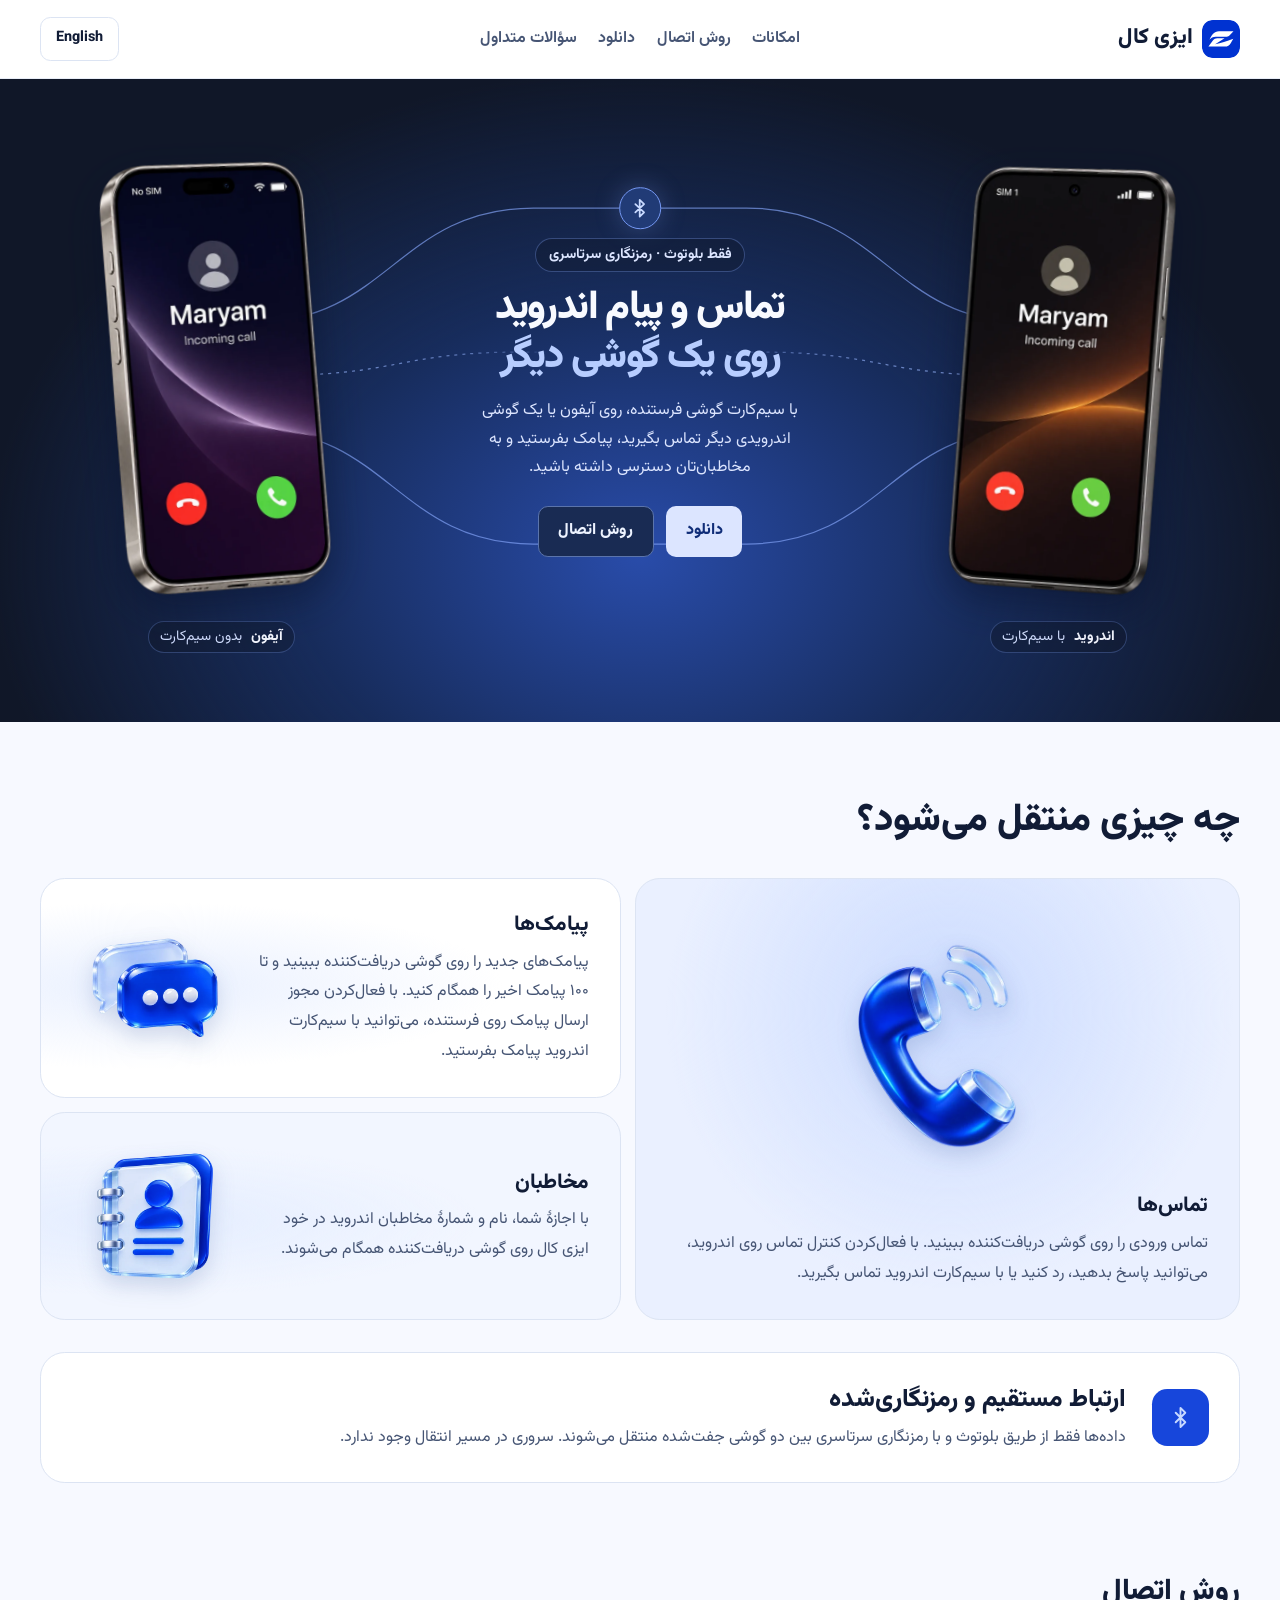
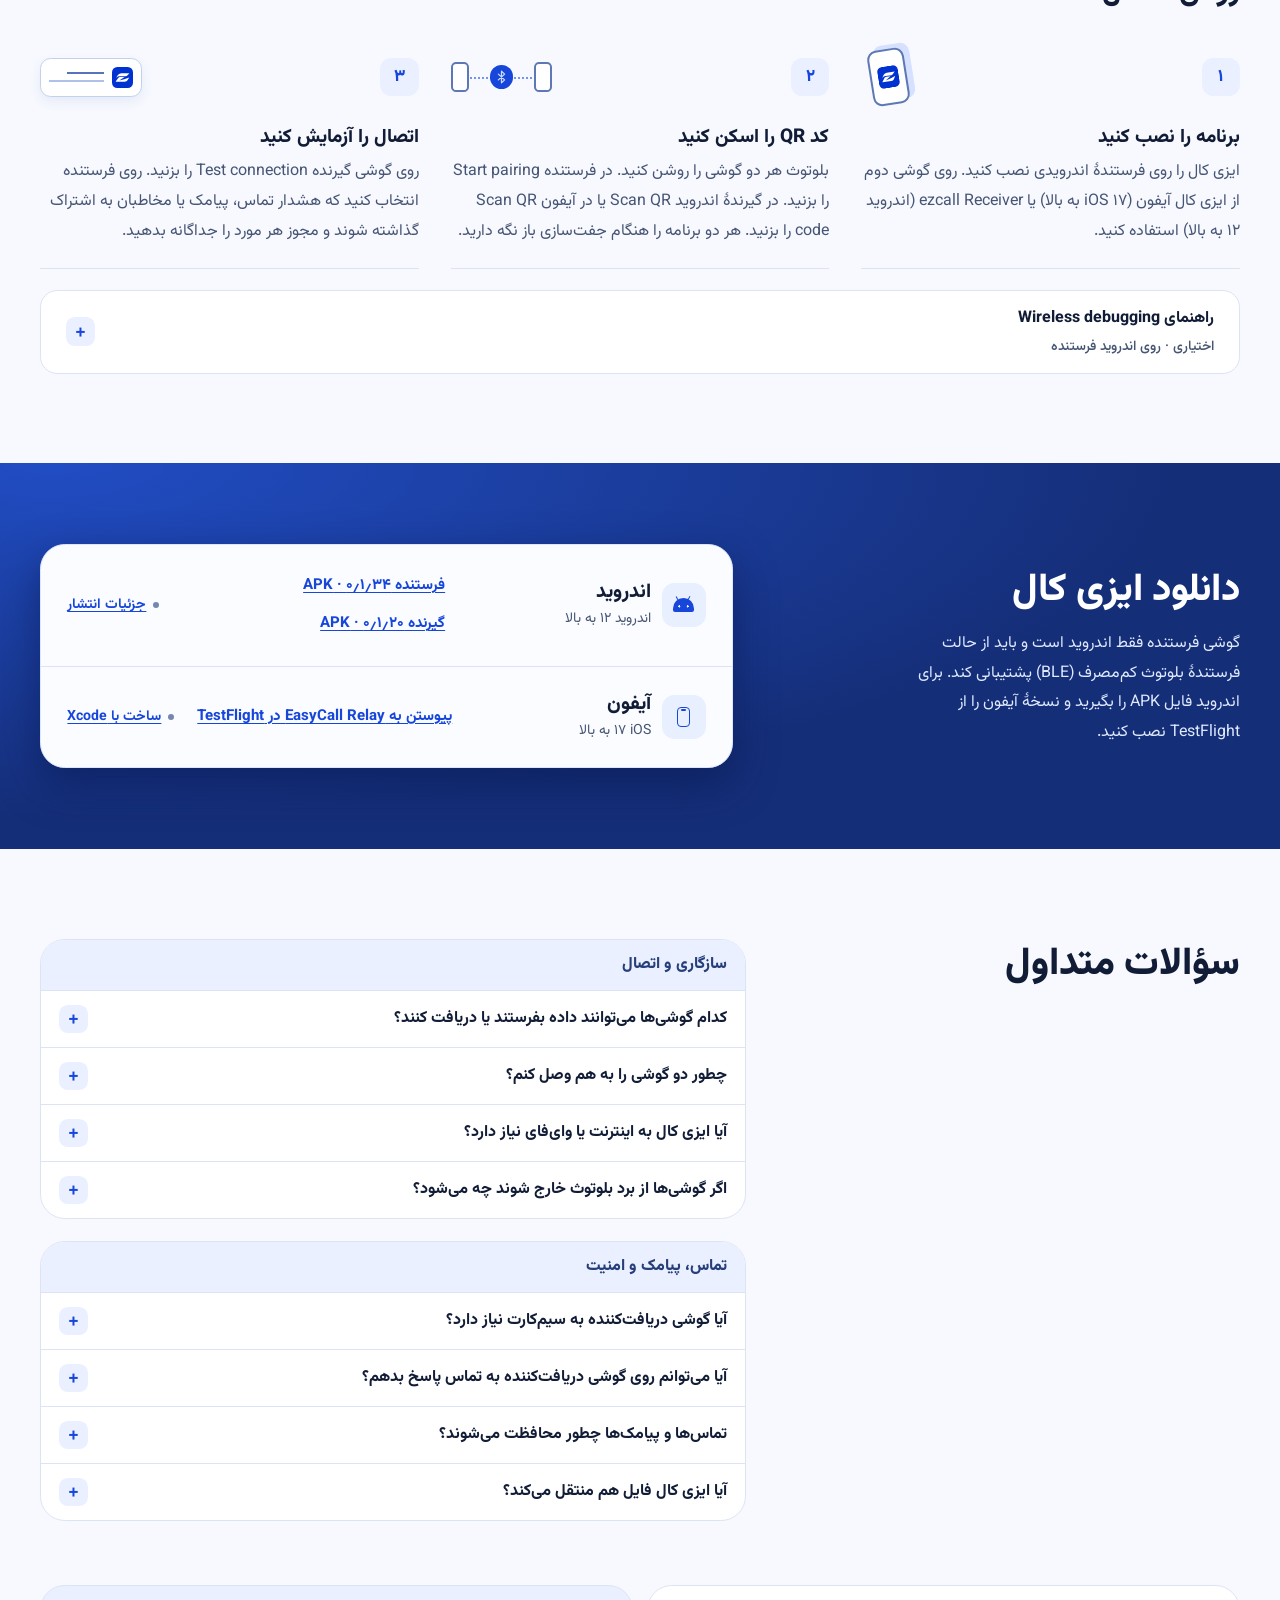
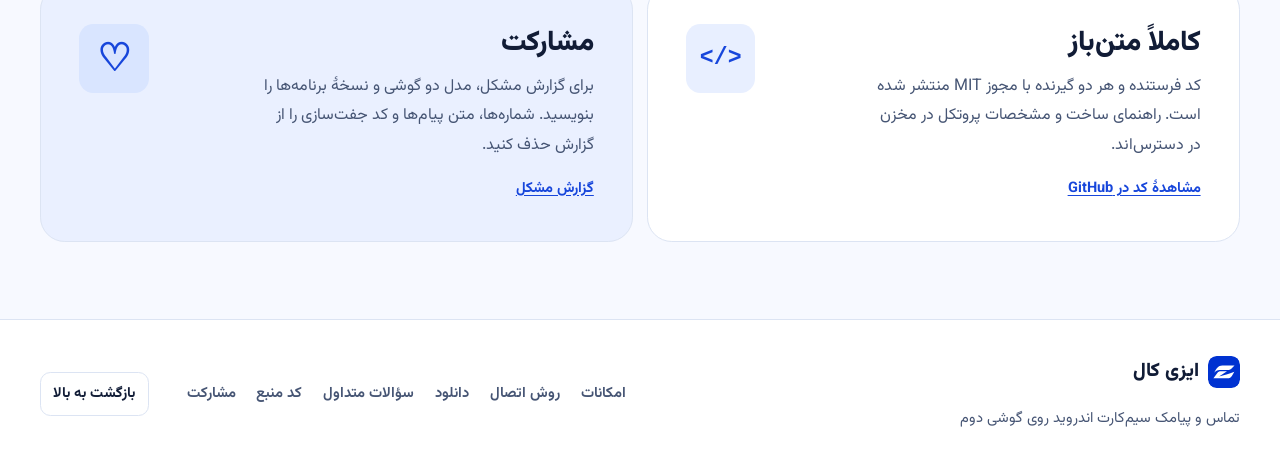
<file: docs/index.html>
<!doctype html>
<html lang="fa" dir="rtl">
<head>
  <meta charset="utf-8">
  <meta name="viewport" content="width=device-width, initial-scale=1">
  <meta name="description" content="با ایزی کال، تماس و پیامک سیم‌کارت اندروید را روی آیفون یا یک گوشی اندرویدی دیگر مدیریت کنید و مخاطبان را از طریق بلوتوث با رمزنگاری سرتاسری همگام کنید.">
  <meta name="theme-color" content="#f7f9ff">
  <meta property="og:type" content="website">
  <meta property="og:title" content="ایزی کال | تماس و پیام اندروید روی یک گوشی دیگر">
  <meta property="og:description" content="تماس و پیامک سیم‌کارت اندروید را با بلوتوث روی آیفون یا یک گوشی اندرویدی دیگر مدیریت کنید.">
  <meta property="og:url" content="https://ehsatn.github.io/EZcall/">
  <meta property="og:image" content="https://ehsatn.github.io/EZcall/assets/ezcall-app-icon.png?v=vector">
  <link rel="alternate" hreflang="fa" href="https://ehsatn.github.io/EZcall/">
  <link rel="alternate" hreflang="en" href="https://ehsatn.github.io/EZcall/en.html">
  <link rel="canonical" href="https://ehsatn.github.io/EZcall/">
  <title>ایزی کال | تماس و پیام اندروید روی یک گوشی دیگر</title>
  <link rel="icon" href="assets/ezcall-app-icon.svg" type="image/svg+xml" sizes="any">
  <link rel="apple-touch-icon" href="assets/ezcall-app-icon.png?v=vector">
  <link rel="stylesheet" href="site.css">
</head>
<body>
  <a class="skip" href="#main">رفتن به محتوا</a>
  <header class="site-header" id="top">
    <div class="header wrap">
      <a class="brand" href="#top" aria-label="ایزی کال، ابتدای صفحه">
        <img src="assets/ezcall-app-icon.svg" width="44" height="44" alt=""><span>ایزی کال</span>
      </a>
      <nav aria-label="منوی اصلی">
        <a href="#features">امکانات</a>
        <a href="#how">روش اتصال</a>
        <a href="#download">دانلود</a>
        <a href="#faq">سؤالات متداول</a>
      </nav>
      <a class="header-action" lang="en" hreflang="en" href="en.html">English</a>
    </div>
  </header>

  <main id="main" tabindex="-1">
    <section class="hero" aria-labelledby="title">
      <div class="hero-layout wrap">
        <div class="hero-copy">
          <p class="eyebrow">فقط بلوتوث · رمزنگاری سرتاسری</p>
          <h1 id="title">تماس و پیام اندروید <span>روی یک گوشی دیگر</span></h1>
          <p class="hero-description">با سیم‌کارت گوشی فرستنده، روی آیفون یا یک گوشی اندرویدی دیگر تماس بگیرید، پیامک بفرستید و به مخاطبان‌تان دسترسی داشته باشید.</p>
          <div class="actions">
            <a class="button primary" href="#download">دانلود</a>
            <a class="button secondary" href="#how">روش اتصال</a>
          </div>
        </div>
        <figure class="hero-art">
          <div class="hero-devices">
            <svg class="hero-routes" viewBox="0 0 800 400" preserveAspectRatio="none" fill="none" aria-hidden="true" focusable="false">
              <defs>
                <linearGradient id="relay-midline">
                  <stop offset="0" stop-color="#98b6ff"/>
                  <stop offset=".28" stop-color="#98b6ff" stop-opacity=".65"/>
                  <stop offset=".4" stop-color="#98b6ff" stop-opacity="0"/>
                  <stop offset=".6" stop-color="#98b6ff" stop-opacity="0"/>
                  <stop offset=".72" stop-color="#98b6ff" stop-opacity=".65"/>
                  <stop offset="1" stop-color="#98b6ff"/>
                </linearGradient>
              </defs>
              <path class="route-outer" d="M0 155C136 155 149 60 289 60H511C651 60 664 155 800 155" vector-effect="non-scaling-stroke"/>
              <path class="route-inner" d="M0 200C158 200 140 180 281 180H519C660 180 642 200 800 200" vector-effect="non-scaling-stroke"/>
              <path class="route-outer" d="M0 245C136 245 149 340 289 340H511C651 340 664 245 800 245" vector-effect="non-scaling-stroke"/>
            </svg>
            <img class="hero-phone hero-phone-android" src="assets/ezcall-hero-android-maryam.webp" width="720" height="1080" fetchpriority="high" alt="تماس ورودی Maryam روی گوشی اندروید با نشان SIM 1">
            <span class="hero-relay" aria-hidden="true"><img src="assets/bluetooth.svg?v=ezcall-blue" width="24" height="24" alt=""></span>
            <img class="hero-phone hero-phone-iphone" src="assets/ezcall-hero-iphone-maryam.webp" width="720" height="1080" fetchpriority="high" alt="تماس ورودی Maryam روی آیفون با نشان No SIM">
          </div>
          <figcaption>
            <span><b>اندروید</b> با سیم‌کارت</span>
            <span><b>آیفون</b> بدون سیم‌کارت</span>
          </figcaption>
        </figure>
      </div>
    </section>

    <section class="features wrap" id="features" aria-labelledby="features-title">
      <h2 id="features-title">چه چیزی منتقل می‌شود؟</h2>
      <div class="feature-grid">
        <article class="feature-card feature-call">
          <div>
            <h3>تماس‌ها</h3>
            <p>تماس ورودی را روی گوشی دریافت‌کننده ببینید. با فعال‌کردن کنترل تماس روی اندروید، می‌توانید پاسخ بدهید، رد کنید یا با سیم‌کارت اندروید تماس بگیرید.</p>
          </div>
          <img src="assets/ezcall-feature-call.webp" width="500" height="500" alt="" loading="lazy">
        </article>
        <article class="feature-card feature-message">
          <div>
            <h3>پیامک‌ها</h3>
            <p>پیامک‌های جدید را روی گوشی دریافت‌کننده ببینید و تا ۱۰۰ پیامک اخیر را همگام کنید. با فعال‌کردن مجوز ارسال پیامک روی فرستنده، می‌توانید با سیم‌کارت اندروید پیامک بفرستید.</p>
          </div>
          <img src="assets/ezcall-feature-message.webp" width="500" height="500" alt="" loading="lazy">
        </article>
        <article class="feature-card feature-contacts">
          <div>
            <h3>مخاطبان</h3>
            <p>با اجازهٔ شما، نام و شمارهٔ مخاطبان اندروید در خود ایزی کال روی گوشی دریافت‌کننده همگام می‌شوند.</p>
          </div>
          <img src="assets/ezcall-feature-contacts.webp" width="500" height="500" alt="" loading="lazy">
        </article>
      </div>
    </section>

    <section class="privacy wrap" aria-labelledby="privacy-title">
      <div class="privacy-panel">
        <span class="privacy-icon" aria-hidden="true"><img src="assets/bluetooth.svg?v=ezcall-blue" width="28" height="28" alt=""></span>
        <div>
          <h2 id="privacy-title">ارتباط مستقیم و رمزنگاری‌شده</h2>
          <p>داده‌ها فقط از طریق بلوتوث و با رمزنگاری سرتاسری بین دو گوشی جفت‌شده منتقل می‌شوند. سروری در مسیر انتقال وجود ندارد.</p>
        </div>
      </div>
    </section>

    <section class="how wrap" id="how" aria-labelledby="how-title">
      <h2 id="how-title">روش اتصال</h2>
      <ol class="steps" role="list">
        <li>
          <div class="step-art" aria-hidden="true">
            <span class="step-index">۱</span>
            <span class="install-preview"><img src="assets/ezcall-app-icon.svg" width="28" height="28" alt=""></span>
          </div>
          <div><h3>برنامه را نصب کنید</h3><p>ایزی کال را روی فرستندهٔ اندرویدی نصب کنید. روی گوشی دوم از ایزی کال آیفون (iOS ۱۷ به بالا) یا ezcall Receiver (اندروید ۱۲ به بالا) استفاده کنید.</p></div>
        </li>
        <li>
          <div class="step-art" aria-hidden="true">
            <span class="step-index">۲</span>
            <span class="pair-preview">
              <span class="pair-device"></span>
              <img src="assets/bluetooth.svg?v=ezcall-blue" width="24" height="24" alt="">
              <span class="pair-device"></span>
            </span>
          </div>
          <div><h3>کد QR را اسکن کنید</h3><p>بلوتوث هر دو گوشی را روشن کنید. در فرستنده <bdi dir="ltr">Start pairing</bdi> را بزنید. در گیرندهٔ اندروید <bdi dir="ltr">Scan QR</bdi> یا در آیفون <bdi dir="ltr">Scan QR code</bdi> را بزنید. هر دو برنامه را هنگام جفت‌سازی باز نگه دارید.</p></div>
        </li>
        <li>
          <div class="step-art" aria-hidden="true">
            <span class="step-index">۳</span>
            <span class="notification-preview">
              <img src="assets/ezcall-app-icon.svg" width="28" height="28" alt="">
              <span class="notification-lines"></span>
            </span>
          </div>
          <div><h3>اتصال را آزمایش کنید</h3><p>روی گوشی گیرنده <bdi dir="ltr">Test connection</bdi> را بزنید. روی فرستنده انتخاب کنید که هشدار تماس، پیامک یا مخاطبان به اشتراک گذاشته شوند و مجوز هر مورد را جداگانه بدهید.</p></div>
        </li>
      </ol>
      <details class="wireless-guide" id="wireless-debugging">
        <summary><span>راهنمای <bdi dir="ltr">Wireless debugging</bdi><small>اختیاری · روی اندروید فرستنده</small></span></summary>
        <div class="wireless-content">
          <p>برای شنیدن صدای تماس روی گوشی دریافت‌کننده، ایزی کال ابتدا با ابزار اشکال‌زدایی همان گوشی اندروید جفت می‌شود. جفت‌سازی دو گوشی با QR انجام می‌شود و داده‌ها بین گوشی‌ها از طریق بلوتوث جابه‌جا می‌شوند.</p>
          <ol>
            <li>اندروید را به وای‌فای وصل کنید و <bdi dir="ltr">Developer options</bdi> را فعال کنید. در بیشتر گوشی‌ها، در بخش <bdi dir="ltr">About phone</bdi> باید هفت بار روی <bdi dir="ltr">Build number</bdi> بزنید.</li>
            <li>در ایزی کال <bdi dir="ltr">Pair with Wireless debugging</bdi> را بزنید. اگر برنامه درخواست مجوز اعلان کرد، آن را تأیید کنید.</li>
            <li>در <bdi dir="ltr">Developer options</bdi>، گزینهٔ <bdi dir="ltr">Wireless debugging</bdi> را روشن کنید و روی <bdi dir="ltr">Pair device with pairing code</bdi> بزنید. پنجرهٔ کد را باز نگه دارید.</li>
            <li>نوار اعلان‌های گوشی را باز کنید، روی <bdi dir="ltr">Enter code</bdi> در اعلان ایزی کال بزنید و کد شش‌رقمی را وارد کنید. اگر برنامه پورت را پیدا نکرد، کد و پورت همان پنجره را با قالب <code dir="ltr">123456:37811</code> وارد کنید.</li>
          </ol>
          <p>پس از جفت‌سازی، در بخش <bdi dir="ltr">Call audio on the receiving phone</bdi> روی <bdi dir="ltr">Set up call audio</bdi> بزنید. برنامه حالت صدای دوطرفه یا فقط شنیدن را بر اساس پشتیبانی گوشی نشان می‌دهد. برای لغو دسترسی، <bdi dir="ltr">ezcall</bdi> را از فهرست <bdi dir="ltr">Paired devices</bdi> حذف کنید.</p>
          <a href="https://developer.android.com/studio/debug/dev-options">راهنمای تنظیمات توسعه‌دهندهٔ اندروید</a>
        </div>
      </details>
    </section>

    <section class="download-band" id="download" aria-labelledby="download-title">
      <div class="download wrap">
        <div class="section-intro">
          <h2 id="download-title">دانلود ایزی کال</h2>
          <p>گوشی فرستنده فقط اندروید است و باید از حالت فرستندهٔ بلوتوث کم‌مصرف (BLE) پشتیبانی کند. برای اندروید فایل APK را بگیرید و نسخهٔ آیفون را از TestFlight نصب کنید.</p>
        </div>
        <div class="platforms">
          <article class="platform">
            <header class="platform-header">
              <span class="platform-icon" aria-hidden="true"><span class="android-mark"></span></span>
              <div><h3>اندروید</h3><p>اندروید ۱۲ به بالا</p></div>
            </header>
            <ul class="platform-roles" role="list">
              <li><a href="https://github.com/ehsatn/EZcall/releases/download/android-2026-11-28-9/ezcall-sender-0.1.34-release.apk">فرستنده ۰٫۱٫۳۴ · APK</a></li>
              <li><a href="https://github.com/ehsatn/EZcall/releases/download/android-2026-11-28-9/ezcall-receiver-0.1.20-release.apk">گیرنده ۰٫۱٫۲۰ · APK</a></li>
            </ul>
            <a class="platform-release" id="android-download" href="https://github.com/ehsatn/EZcall/releases/latest">جزئیات انتشار</a>
          </article>
          <article class="platform">
            <header class="platform-header">
              <span class="platform-icon" aria-hidden="true"><span class="ios-mark"></span></span>
              <div><h3>آیفون</h3><p><bdi dir="ltr">iOS</bdi> ۱۷ به بالا</p></div>
            </header>
            <ul class="platform-roles" role="list"><li><a href="https://testflight.apple.com/join/gRnJCZ5E">پیوستن به EasyCall Relay در TestFlight</a></li></ul>
            <a class="platform-release" id="ios-download" href="https://github.com/ehsatn/EZcall/blob/main/ios/README.md">ساخت با Xcode</a>
          </article>
        </div>
      </div>
    </section>

    <section class="faq wrap" id="faq" aria-labelledby="faq-title">
      <h2 id="faq-title">سؤالات متداول</h2>
      <div class="faq-list">
        <h3>سازگاری و اتصال</h3>
        <details>
          <summary>کدام گوشی‌ها می‌توانند داده بفرستند یا دریافت کنند؟</summary>
          <p>فرستنده یک گوشی با اندروید ۱۲ یا بالاتر و پشتیبانی از ارسال BLE است. گوشی دوم می‌تواند آیفون با iOS ۱۷ یا بالاتر یا اندروید ۱۲ یا بالاتر با برنامهٔ ezcall Receiver باشد.</p>
        </details>
        <details>
          <summary>چطور دو گوشی را به هم وصل کنم؟</summary>
          <p>بلوتوث هر دو گوشی را روشن کنید. در فرستنده <bdi dir="ltr">Start pairing</bdi> را بزنید و کد را در برنامهٔ دریافت‌کننده اسکن کنید. سپس روی گیرنده <bdi dir="ltr">Test connection</bdi> را اجرا کنید. <a href="#how">مراحل اتصال</a> · <a href="#wireless-debugging">راهنمای Wireless debugging</a></p>
        </details>
        <details>
          <summary>آیا ایزی کال به اینترنت یا وای‌فای نیاز دارد؟</summary>
          <p>جفت‌سازی با QR و انتقال داده‌ها فقط با بلوتوث انجام می‌شوند و به اینترنت یا حساب کاربری نیاز ندارند. اتصال به وای‌فای برای راه‌اندازی اختیاری صدای تماس از طریق <bdi dir="ltr">Wireless debugging</bdi> روی اندروید لازم است.</p>
        </details>
        <details>
          <summary>اگر گوشی‌ها از برد بلوتوث خارج شوند چه می‌شود؟</summary>
          <p>وقتی گوشی‌ها دوباره نزدیک هم قرار بگیرند و انتقال فعال باشد، برنامه تلاش می‌کند دوباره وصل شود. هشدار تماس به اتصال هنگام زنگ‌خوردن نیاز دارد. بعد از اتصال می‌توانید پیامک‌های اخیر را در برنامهٔ دریافت‌کننده همگام کنید.</p>
        </details>
      </div>
      <div class="faq-list">
        <h3>تماس، پیامک و امنیت</h3>
        <details>
          <summary>آیا گوشی دریافت‌کننده به سیم‌کارت نیاز دارد؟</summary>
          <p>سیم‌کارت فعال برای دریافت تماس و پیامک روی گوشی اندرویدِ فرستنده لازم است. آیفون یا اندرویدِ دریافت‌کننده برای این کار به سیم‌کارت نیاز ندارد.</p>
        </details>
        <details>
          <summary>آیا می‌توانم روی گوشی دریافت‌کننده به تماس پاسخ بدهم؟</summary>
          <p>بله. با فعال‌کردن <bdi dir="ltr">Call control</bdi> روی اندروید می‌توانید از گوشی دریافت‌کننده پاسخ بدهید، تماس را رد کنید یا شماره بگیرید. برای شنیدن مکالمه روی گوشی دریافت‌کننده باید <a href="#wireless-debugging">صدای تماس را راه‌اندازی کنید</a>. امکان مکالمهٔ دوطرفه به پشتیبانی گوشی اندروید بستگی دارد.</p>
        </details>
        <details>
          <summary>تماس‌ها و پیامک‌ها چطور محافظت می‌شوند؟</summary>
          <p>ایزی کال هنگام جفت‌سازی از QR برای احراز هویت استفاده می‌کند. هر اتصال کلیدهای تازه دارد و داده‌ها با <bdi dir="ltr">AES-256-GCM</bdi> به‌صورت سرتاسری رمزنگاری می‌شوند. انتقال مستقیماً بین گوشی‌ها انجام می‌شود. کد QR جفت‌سازی را فقط به گوشی مورد اعتماد خود نشان دهید.</p>
        </details>
        <details>
          <summary>آیا ایزی کال فایل هم منتقل می‌کند؟</summary>
          <p>انتقال فایل پشتیبانی نمی‌شود. ایزی کال برای مدیریت تماس و پیامک و همگام‌سازی مخاطبان طراحی شده است.</p>
        </details>
      </div>
    </section>

    <section class="project wrap" aria-label="کد منبع و مشارکت">
      <div class="project-panel">
        <article class="project-section" id="opensource">
          <div class="project-copy">
            <h2>کاملاً متن‌باز</h2>
            <p>کد فرستنده و هر دو گیرنده با مجوز MIT منتشر شده است. راهنمای ساخت و مشخصات پروتکل در مخزن در دسترس‌اند.</p>
            <a class="status" id="source-link" href="https://github.com/ehsatn/EZcall">مشاهدهٔ کد در GitHub</a>
          </div>
          <span class="project-icon code-icon" dir="ltr" aria-hidden="true">&lt;/&gt;</span>
        </article>
        <article class="project-section project-support" id="support">
          <div class="project-copy">
            <h2>مشارکت</h2>
            <p>برای گزارش مشکل، مدل دو گوشی و نسخهٔ برنامه‌ها را بنویسید. شماره‌ها، متن پیام‌ها و کد جفت‌سازی را از گزارش حذف کنید.</p>
            <a class="status" href="https://github.com/ehsatn/EZcall/issues">گزارش مشکل</a>
          </div>
          <span class="project-icon heart-icon" aria-hidden="true">♡</span>
        </article>
      </div>
    </section>
  </main>

  <footer class="footer">
    <div class="footer-inner wrap">
      <div class="footer-brand">
        <a class="brand" href="#top" aria-label="ایزی کال، بازگشت به ابتدای صفحه">
          <img src="assets/ezcall-app-icon.svg" width="44" height="44" alt=""><span>ایزی کال</span>
        </a>
        <p>تماس و پیامک سیم‌کارت اندروید روی گوشی دوم</p>
      </div>
      <nav class="footer-nav" aria-label="پیوندهای پایانی">
        <a href="#features">امکانات</a>
        <a href="#how">روش اتصال</a>
        <a href="#download">دانلود</a>
        <a href="#faq">سؤالات متداول</a>
        <a href="#opensource">کد منبع</a>
        <a href="#support">مشارکت</a>
      </nav>
      <a class="footer-top" href="#top">بازگشت به بالا</a>
    </div>
  </footer>
</body>
</html>
</file>
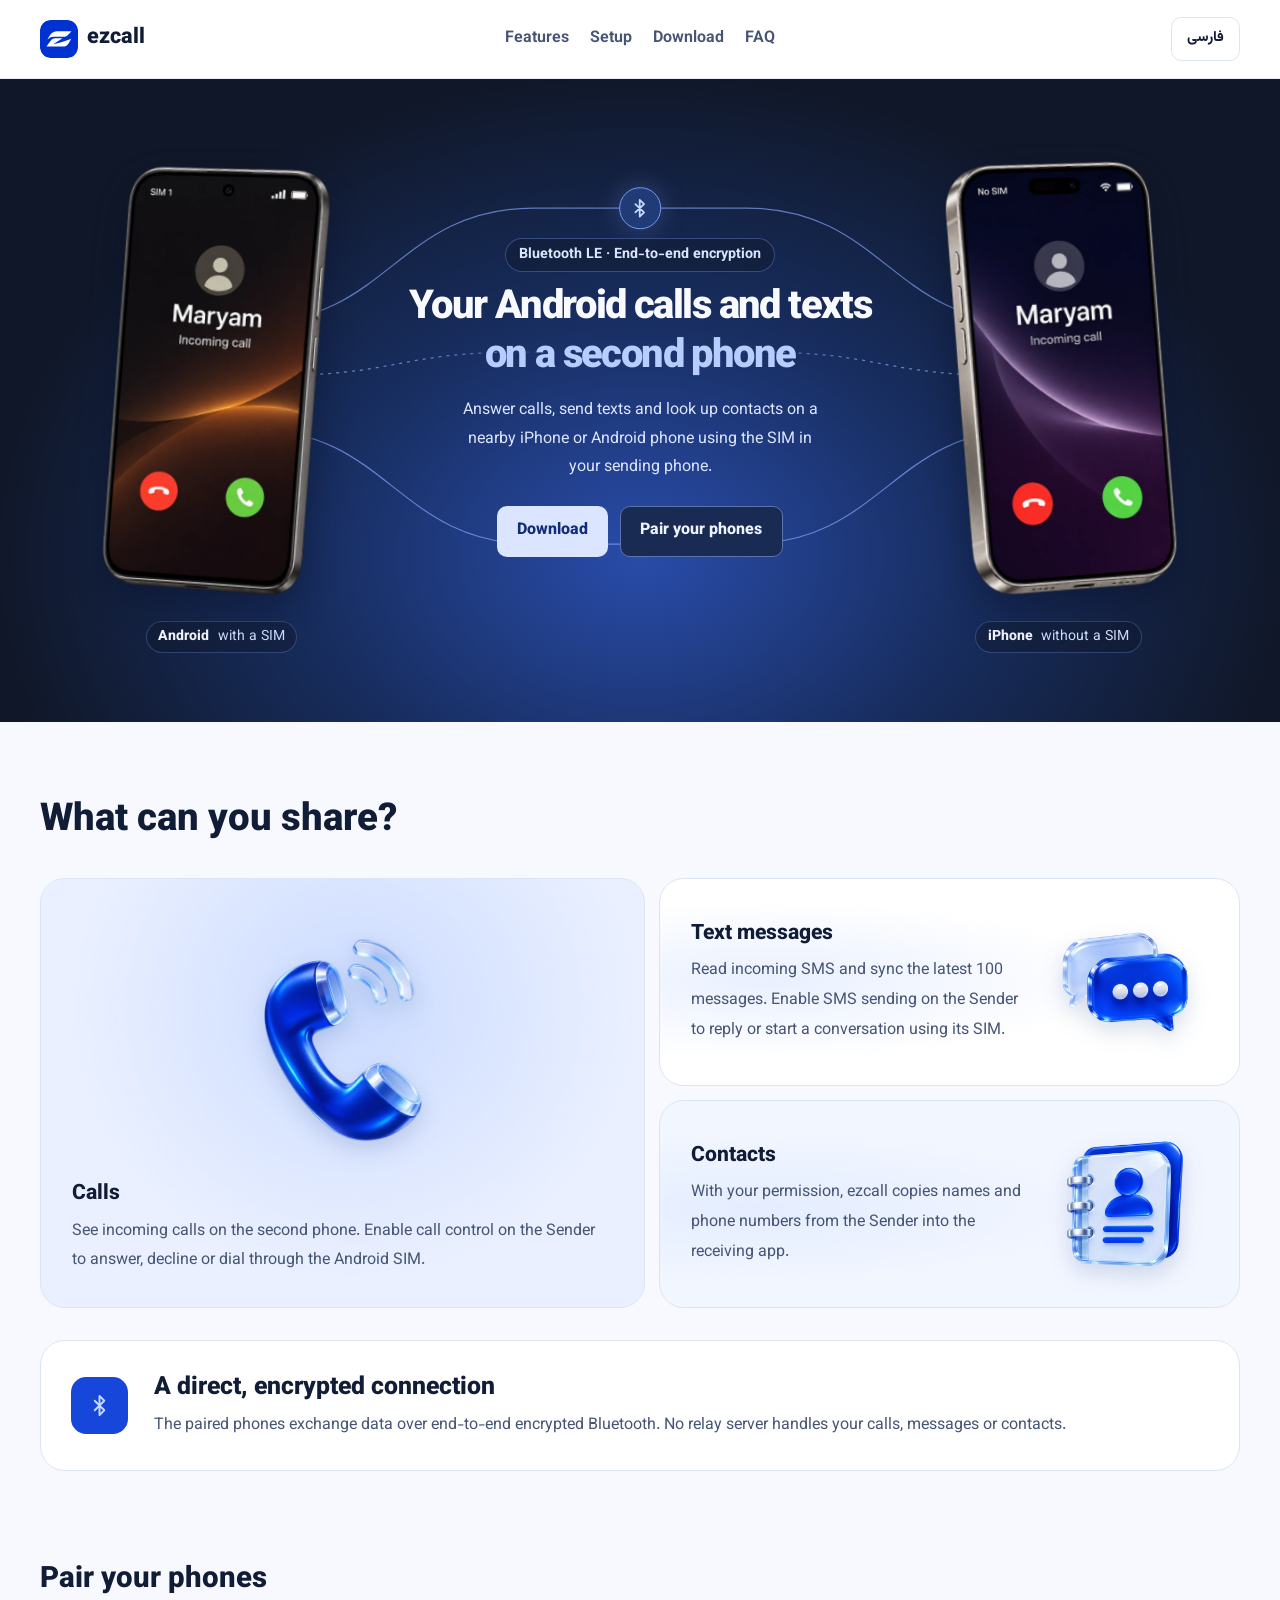
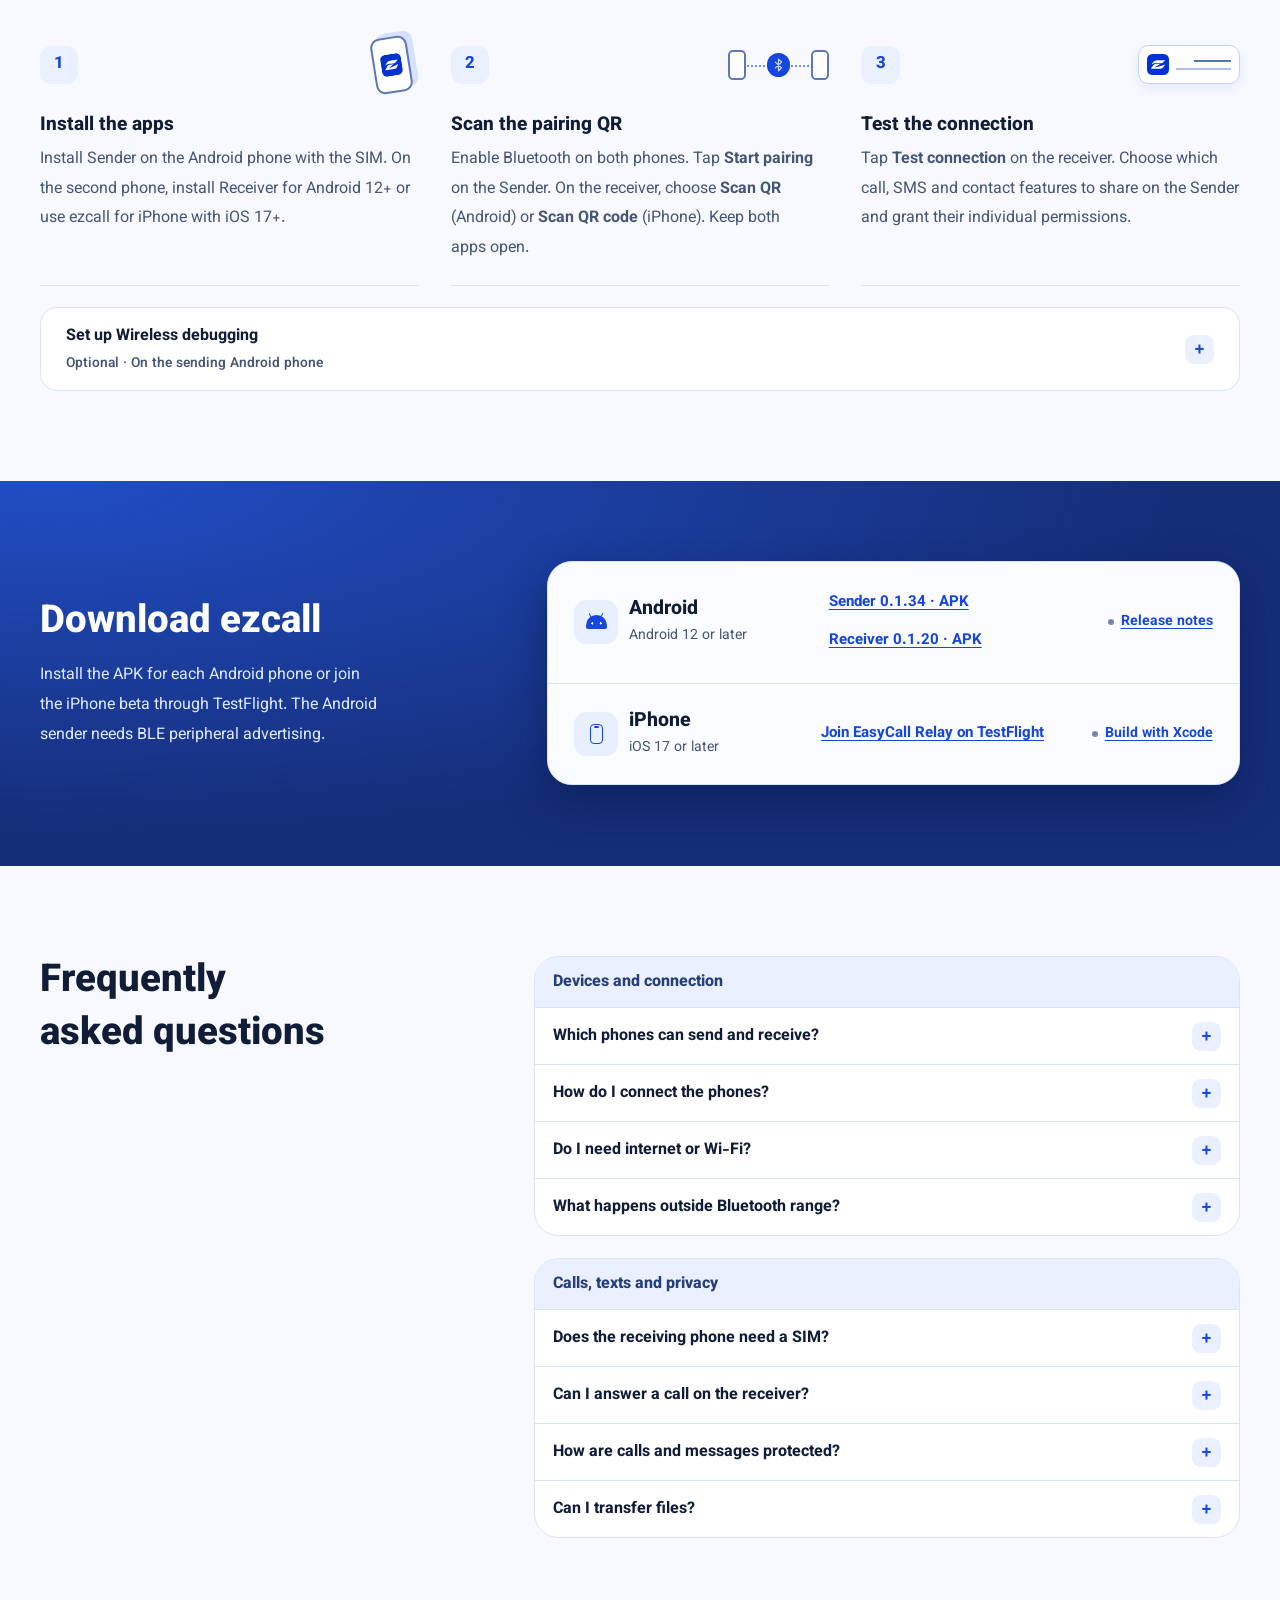
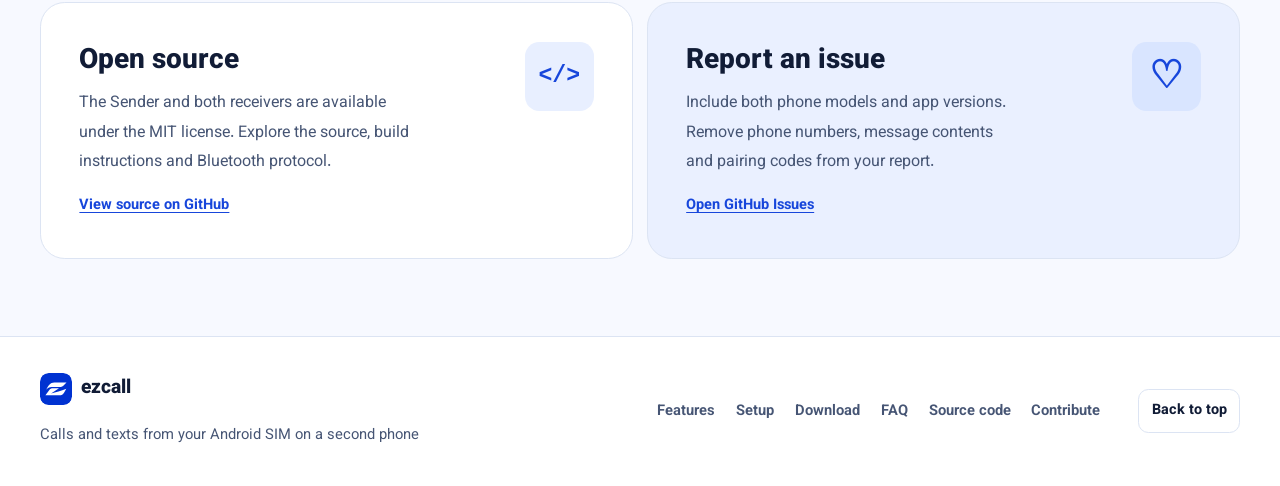
<file: docs/en.html>
<!DOCTYPE html>

<html dir="ltr" lang="en">
<head>
<meta charset="utf-8"/>
<meta content="width=device-width, initial-scale=1" name="viewport"/>
<meta content="Use an Android SIM for calls, SMS and contacts on a nearby iPhone or second Android over encrypted Bluetooth." name="description"/>
<meta content="#f7f9ff" name="theme-color"/>
<meta content="website" property="og:type"/>
<meta content="ezcall | Android calls and SMS on a second phone" property="og:title"/>
<meta content="Use an Android SIM for calls, SMS and contacts on a nearby iPhone or second Android over encrypted Bluetooth." property="og:description"/>
<meta content="https://ehsatn.github.io/EZcall/en.html" property="og:url"/>
<meta content="https://ehsatn.github.io/EZcall/assets/ezcall-app-icon.png?v=vector" property="og:image"/>
<link href="https://ehsatn.github.io/EZcall/" hreflang="fa" rel="alternate"/>
<link href="https://ehsatn.github.io/EZcall/en.html" hreflang="en" rel="alternate"/>
<link href="https://ehsatn.github.io/EZcall/en.html" rel="canonical"/>
<title>ezcall | Android calls and SMS on a second phone</title>
<link href="assets/ezcall-app-icon.svg" rel="icon" sizes="any" type="image/svg+xml"/>
<link href="assets/ezcall-app-icon.png?v=vector" rel="apple-touch-icon"/>
<link href="site.css" rel="stylesheet"/>
</head>
<body>
<a class="skip" href="#main">Skip to content</a>
<header class="site-header" id="top">
<div class="header wrap">
<a aria-label="ezcall home" class="brand" href="#top">
<img alt="" height="44" src="assets/ezcall-app-icon.svg" width="44"/><span>ezcall</span>
</a>
<nav aria-label="Main navigation">
<a href="#features">Features</a>
<a href="#how">Setup</a>
<a href="#download">Download</a>
<a href="#faq">FAQ</a>
</nav>
<a class="header-action" href="index.html" hreflang="fa" lang="fa">فارسی</a>
</div>
</header>
<main id="main" tabindex="-1">
<section aria-labelledby="title" class="hero">
<div class="hero-layout wrap">
<div class="hero-copy">
<p class="eyebrow">Bluetooth LE · End-to-end encryption</p>
<h1 id="title">Your Android calls and texts <span>on a second phone</span></h1>
<p class="hero-description">Answer calls, send texts and look up contacts on a nearby iPhone or Android phone using the SIM in your sending phone.</p>
<div class="actions">
<a class="button primary" href="#download">Download</a>
<a class="button secondary" href="#how">Pair your phones</a>
</div>
</div>
<figure class="hero-art">
<div class="hero-devices">
<svg aria-hidden="true" class="hero-routes" fill="none" focusable="false" preserveAspectRatio="none" viewBox="0 0 800 400">
<defs>
<linearGradient id="relay-midline">
<stop offset="0" stop-color="#98b6ff"></stop>
<stop offset=".28" stop-color="#98b6ff" stop-opacity=".65"></stop>
<stop offset=".4" stop-color="#98b6ff" stop-opacity="0"></stop>
<stop offset=".6" stop-color="#98b6ff" stop-opacity="0"></stop>
<stop offset=".72" stop-color="#98b6ff" stop-opacity=".65"></stop>
<stop offset="1" stop-color="#98b6ff"></stop>
</linearGradient>
</defs>
<path class="route-outer" d="M0 155C136 155 149 60 289 60H511C651 60 664 155 800 155" vector-effect="non-scaling-stroke"></path>
<path class="route-inner" d="M0 200C158 200 140 180 281 180H519C660 180 642 200 800 200" vector-effect="non-scaling-stroke"></path>
<path class="route-outer" d="M0 245C136 245 149 340 289 340H511C651 340 664 245 800 245" vector-effect="non-scaling-stroke"></path>
</svg>
<img alt="Maryam calling the Android sender on SIM 1" class="hero-phone hero-phone-android" fetchpriority="high" height="1080" src="assets/ezcall-hero-android-maryam.webp" width="720"/>
<span aria-hidden="true" class="hero-relay"><img alt="" height="24" src="assets/bluetooth.svg?v=ezcall-blue" width="24"/></span>
<img alt="The same call from Maryam on an iPhone without a SIM" class="hero-phone hero-phone-iphone" fetchpriority="high" height="1080" src="assets/ezcall-hero-iphone-maryam.webp" width="720"/>
</div>
<figcaption>
<span><b>Android</b> with a SIM</span>
<span><b>iPhone</b> without a SIM</span>
</figcaption>
</figure>
</div>
</section>
<section aria-labelledby="features-title" class="features wrap" id="features">
<h2 id="features-title">What can you share?</h2>
<div class="feature-grid">
<article class="feature-card feature-call">
<div>
<h3>Calls</h3>
<p>See incoming calls on the second phone. Enable call control on the Sender to answer, decline or dial through the Android SIM.</p>
</div>
<img alt="" height="500" loading="lazy" src="assets/ezcall-feature-call.webp" width="500"/>
</article>
<article class="feature-card feature-message">
<div>
<h3>Text messages</h3>
<p>Read incoming SMS and sync the latest 100 messages. Enable SMS sending on the Sender to reply or start a conversation using its SIM.</p>
</div>
<img alt="" height="500" loading="lazy" src="assets/ezcall-feature-message.webp" width="500"/>
</article>
<article class="feature-card feature-contacts">
<div>
<h3>Contacts</h3>
<p>With your permission, ezcall copies names and phone numbers from the Sender into the receiving app.</p>
</div>
<img alt="" height="500" loading="lazy" src="assets/ezcall-feature-contacts.webp" width="500"/>
</article>
</div>
</section>
<section aria-labelledby="privacy-title" class="privacy wrap">
<div class="privacy-panel">
<span aria-hidden="true" class="privacy-icon"><img alt="" height="28" src="assets/bluetooth.svg?v=ezcall-blue" width="28"/></span>
<div>
<h2 id="privacy-title">A direct, encrypted connection</h2>
<p>The paired phones exchange data over end-to-end encrypted Bluetooth. No relay server handles your calls, messages or contacts.</p>
</div>
</div>
</section>
<section aria-labelledby="how-title" class="how wrap" id="how">
<h2 id="how-title">Pair your phones</h2>
<ol class="steps" role="list">
<li>
<div aria-hidden="true" class="step-art">
<span class="step-index">1</span>
<span class="install-preview"><img alt="" height="28" src="assets/ezcall-app-icon.svg" width="28"/></span>
</div>
<div><h3>Install the apps</h3><p>Install Sender on the Android phone with the SIM. On the second phone, install Receiver for Android 12+ or use ezcall for iPhone with iOS 17+.</p></div>
</li>
<li>
<div aria-hidden="true" class="step-art">
<span class="step-index">2</span>
<span class="pair-preview">
<span class="pair-device"></span>
<img alt="" height="24" src="assets/bluetooth.svg?v=ezcall-blue" width="24"/>
<span class="pair-device"></span>
</span>
</div>
<div><h3>Scan the pairing QR</h3><p>Enable Bluetooth on both phones. Tap <b>Start pairing</b> on the Sender. On the receiver, choose <b>Scan QR</b> (Android) or <b>Scan QR code</b> (iPhone). Keep both apps open.</p></div>
</li>
<li>
<div aria-hidden="true" class="step-art">
<span class="step-index">3</span>
<span class="notification-preview">
<img alt="" height="28" src="assets/ezcall-app-icon.svg" width="28"/>
<span class="notification-lines"></span>
</span>
</div>
<div><h3>Test the connection</h3><p>Tap <b>Test connection</b> on the receiver. Choose which call, SMS and contact features to share on the Sender and grant their individual permissions.</p></div>
</li>
</ol>
<details class="wireless-guide" id="wireless-debugging">
<summary><span>Set up Wireless debugging<small>Optional · On the sending Android phone</small></span></summary>
<div class="wireless-content">
<p>For call audio on the receiver, pair ezcall with the debugging service on the sending Android phone itself. The two phones still pair by QR and exchange data over Bluetooth.</p>
<ol>
<li>Connect the Sender to Wi-Fi and turn on Developer options. On most phones, open About phone and tap Build number seven times.</li>
<li>In ezcall, tap <b>Pair with Wireless debugging</b>. Allow notifications if prompted.</li>
<li>Open <b>Developer options → Wireless debugging</b>, enable it and select <b>Pair device with pairing code</b>. Keep the code dialog open.</li>
<li>In the notification shade, tap <b>Enter code</b> on the ezcall notification and enter the six digits. If port discovery fails, enter the code and port from the same dialog in the form <code>123456:37811</code>.</li>
</ol>
<p>Under <b>Call audio on the receiving phone</b>, tap <b>Set up call audio</b>. The app reports whether the handset supports two-way or listen-only audio. To revoke authorization, remove ezcall from <b>Paired devices</b> in Wireless debugging.</p>
<a href="https://developer.android.com/studio/debug/dev-options">Android developer options guide</a>
</div>
</details>
</section>
<section aria-labelledby="download-title" class="download-band" id="download">
<div class="download wrap">
<div class="section-intro">
<h2 id="download-title">Download ezcall</h2>
<p>Install the APK for each Android phone or join the iPhone beta through TestFlight. The Android sender needs BLE peripheral advertising.</p>
</div>
<div class="platforms">
<article class="platform">
<header class="platform-header">
<span aria-hidden="true" class="platform-icon"><span class="android-mark"></span></span>
<div><h3>Android</h3><p>Android 12 or later</p></div>
</header>
<ul class="platform-roles" role="list">
<li><a href="https://github.com/ehsatn/EZcall/releases/download/android-2026-11-28-9/ezcall-sender-0.1.34-release.apk">Sender 0.1.34 · APK</a></li>
<li><a href="https://github.com/ehsatn/EZcall/releases/download/android-2026-11-28-9/ezcall-receiver-0.1.20-release.apk">Receiver 0.1.20 · APK</a></li>
</ul>
<a class="platform-release" href="https://github.com/ehsatn/EZcall/releases/latest" id="android-download">Release notes</a>
</article>
<article class="platform">
<header class="platform-header">
<span aria-hidden="true" class="platform-icon"><span class="ios-mark"></span></span>
<div><h3>iPhone</h3><p>iOS 17 or later</p></div>
</header>
<ul class="platform-roles" role="list"><li><a href="https://testflight.apple.com/join/gRnJCZ5E">Join EasyCall Relay on TestFlight</a></li></ul>
<a class="platform-release" href="https://github.com/ehsatn/EZcall/blob/main/ios/README.md" id="ios-download">Build with Xcode</a>
</article>
</div>
</div>
</section>
<section aria-labelledby="faq-title" class="faq wrap" id="faq">
<h2 id="faq-title">Frequently asked questions</h2>
<div class="faq-list">
<h3>Devices and connection</h3>
<details>
<summary>Which phones can send and receive?</summary>
<p>Use Android 12+ with BLE peripheral advertising as the Sender. Use an iPhone with iOS 17+ or a second Android phone with Android 12+ as the receiver.</p>
</details>
<details>
<summary>How do I connect the phones?</summary>
<p>Enable Bluetooth, open the pairing QR on the Sender and scan it inside the receiver. Run Test connection on the receiver. <a href="#how">Pairing steps</a> · <a href="#wireless-debugging">Wireless debugging guide</a></p>
</details>
<details>
<summary>Do I need internet or Wi-Fi?</summary>
<p>Pairing and everyday relay use Bluetooth without an internet account. The optional call-audio setup uses Wi-Fi for Wireless debugging on the Sender.</p>
</details>
<details>
<summary>What happens outside Bluetooth range?</summary>
<p>The relay tries to reconnect when the phones are nearby again. Call alerts require a live connection while the phone rings. You can sync recent SMS after reconnecting.</p>
</details>
</div>
<div class="faq-list">
<h3>Calls, texts and privacy</h3>
<details>
<summary>Does the receiving phone need a SIM?</summary>
<p>Only the Android Sender needs an active SIM for carrier calls and texts.</p>
</details>
<details>
<summary>Can I answer a call on the receiver?</summary>
<p>Enable Call control on the Sender to answer, decline or dial. For audio on the receiver, complete the <a href="#wireless-debugging">call-audio setup</a>. Two-way audio depends on the Android handset. In listen-only mode, speak into the Sender.</p>
</details>
<details>
<summary>How are calls and messages protected?</summary>
<p>The pairing QR authenticates the devices. Every session uses fresh keys and AES-256-GCM encryption. Show the QR only to a phone you trust.</p>
</details>
<details>
<summary>Can I transfer files?</summary>
<p>ezcall supports calls, SMS and contact sync. File transfer is outside its supported features.</p>
</details>
</div>
</section>
<section aria-label="Source code and contributions" class="project wrap">
<div class="project-panel">
<article class="project-section" id="opensource">
<div class="project-copy">
<h2>Open source</h2>
<p>The Sender and both receivers are available under the MIT license. Explore the source, build instructions and Bluetooth protocol.</p>
<a class="status" href="https://github.com/ehsatn/EZcall" id="source-link">View source on GitHub</a>
</div>
<span aria-hidden="true" class="project-icon code-icon" dir="ltr">&lt;/&gt;</span>
</article>
<article class="project-section project-support" id="support">
<div class="project-copy">
<h2>Report an issue</h2>
<p>Include both phone models and app versions. Remove phone numbers, message contents and pairing codes from your report.</p>
<a class="status" href="https://github.com/ehsatn/EZcall/issues">Open GitHub Issues</a>
</div>
<span aria-hidden="true" class="project-icon heart-icon">♡</span>
</article>
</div>
</section>
</main>
<footer class="footer">
<div class="footer-inner wrap">
<div class="footer-brand">
<a aria-label="ezcall home" class="brand" href="#top">
<img alt="" height="44" src="assets/ezcall-app-icon.svg" width="44"/><span>ezcall</span>
</a>
<p>Calls and texts from your Android SIM on a second phone</p>
</div>
<nav aria-label="Footer navigation" class="footer-nav">
<a href="#features">Features</a>
<a href="#how">Setup</a>
<a href="#download">Download</a>
<a href="#faq">FAQ</a>
<a href="#opensource">Source code</a>
<a href="#support">Contribute</a>
</nav>
<a class="footer-top" href="#top">Back to top</a>
</div>
</footer>
</body>
</html>
</file>
<file: docs/site.css>
@font-face {
  font-family: Vazirmatn;
  src: url("assets/vazirmatn.ttf") format("truetype");
  font-weight: 100 900;
  font-display: swap;
}

:root {
  color-scheme: light;
  --background: #f7f9ff;
  --white: #fff;
  --ink: #111c36;
  --muted: #465574;
  --primary: #1746db;
  --line: #dce4f3;
  --soft-blue: #eaf0ff;
  --radius: 1.55rem;
  --font-family: Vazirmatn, Tahoma, sans-serif;
}

*, *::before, *::after { box-sizing: border-box; }
html { background: var(--background); scroll-behavior: smooth; }
body { margin: 0; color: var(--ink); font: 400 1rem/1.85 var(--font-family); }
a { color: inherit; text-decoration: none; }
a:focus-visible, summary:focus-visible, main:focus-visible { outline: 3px solid #587cf2; outline-offset: 4px; }
img { display: block; max-width: 100%; }
h1, h2, h3, p, figure { margin: 0; }
h1, h2 { text-wrap: balance; }
h2 { font-size: clamp(1.67rem, 3vw, 2.55rem); font-weight: 840; line-height: 1.38; }
h3 { font-size: clamp(1.12rem, 1.65vw, 1.5rem); font-weight: 800; line-height: 1.45; }
section[id], article[id] { scroll-margin-block-start: 1.4rem; }
.wrap { width: min(75rem, calc(100% - 5rem)); margin-inline: auto; }
.skip { position: absolute; z-index: 3; inset-block-start: .5rem; inset-inline-start: .5rem; padding: .45rem .95rem; background: #fff; transform: translateY(-170%); }
.skip:focus { transform: none; }

.site-header { border-block-end: 1px solid #e8edf7; background: var(--white); }
.header {
  display: grid;
  grid-template-columns: 1fr auto 1fr;
  align-items: center;
  min-height: 4.85rem;
  gap: .9rem;
}
.brand { display: inline-flex; align-items: center; gap: .58rem; width: fit-content; font-size: 1.35rem; font-weight: 850; line-height: 1.35; }
.brand img { width: 2.35rem; height: 2.35rem; border-radius: .68rem; }
nav { display: flex; gap: clamp(.45rem, 1.65vw, 1.45rem); color: var(--muted); font-weight: 650; }
nav a, .header-action { display: inline-flex; align-items: center; min-height: 2.75rem; }
nav a:hover { color: var(--primary); }
.header-action { justify-self: end; padding-inline: .95rem; border: 1px solid var(--line); border-radius: .65rem; color: var(--ink); font-size: .9rem; font-weight: 750; }
.header-action:hover { border-color: #b8c9fd; color: var(--primary); background: #f5f8ff; }

.hero { --accent: #b7cdff; overflow: hidden; background: radial-gradient(ellipse at 50% 74%, #294caa 0%, #172c5c 38%, transparent 72%), #101728; color: #f8faff; font-family: Dana, var(--font-family); line-height: 1.8; }
.hero-layout { --hero-center: 41%; display: grid; grid-template-columns: minmax(0, 1fr); align-items: center; padding-block: clamp(2.5rem, 4.5vw, 4.2rem) clamp(2.7rem, 5vw, 4.7rem); }
.hero-copy, .hero-art { grid-area: 1 / 1; }
.hero-copy { z-index: 1; justify-self: center; width: var(--hero-center); text-align: center; }
.eyebrow { display: inline-block; padding: .22rem .8rem; border: 1px solid #799cf059; border-radius: 2rem; background: #10172866; color: #dce5ff; font-size: .89rem; font-weight: 700; }
h1 { font-size: clamp(1.95rem, 3.12vw, 2.95rem); font-weight: 870; line-height: 1.24; letter-spacing: -.04em; margin-block: .72rem .88rem; }
h1 span { display: block; color: var(--accent); }
.hero-description { max-inline-size: 40ch; margin-inline: auto; color: #dce5ff; text-wrap: pretty; }
.actions { display: flex; flex-wrap: wrap; align-items: center; justify-content: center; gap: .6rem .75rem; margin-block-start: 1.45rem; }
.button { display: inline-flex; justify-content: center; align-items: center; min-height: 3.15rem; padding: .48rem 1.22rem; border-radius: .62rem; font-weight: 800; transition: background-color .2s ease; }
.primary { color: #102d78; background: #dce5ff; }
.primary:hover { background: #e1ebff; }
.secondary { border: 1px solid #5b74ab; color: #edf3ff; background: #192b53; }
.secondary:hover { background: #28427b; }

.hero-art { min-width: 0; }
.hero-devices, .hero-art figcaption { display: grid; grid-template-columns: minmax(0, 1fr) var(--hero-center) minmax(0, 1fr); }
.hero-devices { position: relative; isolation: isolate; align-items: center; }
.hero-routes { position: absolute; z-index: -1; inset: 0 18%; width: 64%; height: 100%; pointer-events: none; }
.route-outer { stroke: #89aaff; stroke-width: 1.25; opacity: .64; }
.route-inner { stroke: url(#relay-midline); stroke-width: 1.25; stroke-dasharray: 3 5; opacity: .8; }
.hero-phone { grid-row: 1; justify-self: center; width: min(100%, 20rem); height: auto; filter: drop-shadow(0 .85rem 1.3rem #060d2880); }
.hero-phone-android { grid-column: 1; transform: rotate(4deg); }
.hero-phone-iphone { grid-column: 3; transform: rotate(-4deg); }
.hero-relay { position: absolute; inset: 15% auto auto 50%; transform: translate(-50%, -50%); display: grid; place-items: center; width: 2.6rem; aspect-ratio: 1; border: 1px solid #7598f3; border-radius: 50%; background: #213b76; box-shadow: 0 0 1.6rem #86a8ff45; }
.hero-relay img { width: 1.3rem; height: 1.3rem; }
.hero-art figcaption { padding: .3rem .4rem; color: #d2dfff; text-align: center; font-size: .88rem; }
.hero-art figcaption span { justify-self: center; padding: .16rem .7rem; border: 1px solid #799cf04d; border-radius: 1rem; background: #10172866; }
.hero-art figcaption span:last-child { grid-column: 3; }
.hero-art figcaption b { font-weight: 780; margin-inline-end: .3rem; color: #f4f7ff; }

.features { padding-block: clamp(2.7rem, 5.7vw, 5rem) clamp(1.3rem, 2.5vw, 2.35rem); }
.features h2 { margin-block-end: clamp(1.05rem, 2.4vw, 1.85rem); }
.feature-grid { display: grid; grid-template-columns: minmax(0, 1fr) minmax(0, .96fr); gap: .85rem; }
.feature-card {
  position: relative;
  display: grid;
  grid-template-columns: minmax(0, 1fr) minmax(0, .5fr);
  align-items: center;
  gap: clamp(.5rem, 1.75vw, 1.25rem);
  padding: clamp(1.05rem, 2.45vw, 1.95rem);
  border: 1px solid var(--line);
  border-radius: var(--radius);
  background: var(--white);
}
.feature-call {
  grid-row: span 2;
  grid-template: minmax(0, 1fr) auto / minmax(0, 1fr);
  gap: .55rem;
  background: radial-gradient(ellipse at 52% 30%, #cbdbff, transparent 64%), #eaf0ff;
}
.feature-message { background: radial-gradient(ellipse at 19% 49%, #e9f0ff, transparent 53%), var(--white); }
.feature-contacts { background: radial-gradient(ellipse at 17% 52%, #e4edff, transparent 50%), #f2f6ff; }
.feature-card p { margin-block-start: .45rem; color: var(--muted); text-wrap: pretty; }
.feature-card img { width: min(100%, 9rem); height: auto; justify-self: center; filter: drop-shadow(0 .6rem .65rem #193d842b); transition: transform .24s ease; }
.feature-card:hover img { transform: translateY(-.22rem); }
.feature-call img { grid-row: 1; width: min(100%, 14.5rem); }

.privacy { margin-block-end: clamp(3.4rem, 7vw, 6.2rem); }
.privacy-panel {
  display: grid;
  grid-template-columns: auto minmax(0, 1fr);
  align-items: center;
  gap: clamp(.85rem, 2.45vw, 1.6rem);
  padding: clamp(1rem, 2.7vw, 1.85rem);
  border: 1px solid var(--line);
  border-radius: var(--radius);
  background: var(--white);
}
.privacy-icon { display: grid; place-items: center; width: clamp(2.8rem, 6vw, 3.6rem); aspect-ratio: 1; border-radius: .95rem; background: var(--primary); }
.privacy-icon img { width: 1.48rem; height: 1.48rem; }
.privacy h2 { font-size: clamp(1.17rem, 2vw, 1.55rem); }
.privacy p { margin-block-start: .35rem; color: var(--muted); text-wrap: pretty; }

.how { padding-block-end: clamp(3.6rem, 7vw, 6rem); }
.how h2 { margin-block-end: clamp(1.1rem, 2.7vw, 1.9rem); font-size: clamp(1.46rem, 2.3vw, 2rem); }
.steps { display: grid; grid-template-columns: repeat(3, minmax(0, 1fr)); gap: clamp(1rem, 3vw, 2rem); margin: 0; padding: 0; list-style: none; }
.steps li { min-width: 0; padding: 0 0 1.35rem; border-block-end: 1px solid var(--line); }
.step-art { display: flex; align-items: center; justify-content: space-between; gap: .6rem; min-height: 4.2rem; margin-block-end: .85rem; }
.step-index { display: grid; flex: none; place-items: center; width: 2.4rem; aspect-ratio: 1; border-radius: .72rem; background: var(--soft-blue); color: var(--primary); font-size: 1.05rem; font-weight: 800; }
.install-preview { display: grid; place-items: center; width: 2.3rem; height: 3.5rem; margin-inline-end: .55rem; border: 2px solid #5e78b5; border-radius: .58rem; background: var(--white); box-shadow: .38rem -.25rem 0 #d5e1ff; transform: rotate(-9deg); }
.install-preview img, .notification-preview img { flex: none; width: 1.32rem; height: 1.32rem; }
.pair-preview { position: relative; isolation: isolate; display: flex; align-items: center; justify-content: space-between; gap: .4rem; width: 6.35rem; }
.pair-preview::before { content: ""; position: absolute; z-index: -1; inset-inline: .5rem; inset-block-start: 50%; border-block-start: 2px dotted #7094f1; }
.pair-device { flex: none; width: 1.12rem; height: 1.91rem; border: 2px solid #5e78b5; border-radius: .32rem; background: var(--white); }
.pair-preview img { box-sizing: content-box; width: .92rem; height: .92rem; padding: .28rem; border-radius: 50%; background: var(--primary); }
.notification-preview { display: flex; align-items: center; gap: .45rem; width: 6.35rem; padding: .5rem; border: 1px solid #c3d1f1; border-radius: .66rem; background: var(--white); box-shadow: 0 .3rem .75rem #28497e15; }
.notification-lines { flex: 1; height: .65rem; background: linear-gradient(#5674bd, #5674bd) right top / 68% .15rem no-repeat, linear-gradient(#afc1eb, #afc1eb) right bottom / 100% .15rem no-repeat; }
.steps h3 { font-size: 1.19rem; }
.steps p { margin-block-start: .35rem; color: var(--muted); text-wrap: pretty; }

.wireless-guide { margin-block-start: 1.3rem; border: 1px solid var(--line); border-radius: 1.08rem; background: var(--white); scroll-margin-block-start: 1.4rem; }
.wireless-guide summary, .faq-list summary {
  display: flex;
  align-items: center;
  justify-content: space-between;
  gap: .75rem;
  min-height: 3.5rem;
  cursor: pointer;
  list-style: none;
  font-weight: 730;
  transition: color .18s ease, background-color .18s ease;
}
.wireless-guide summary { padding: .85rem clamp(1rem, 2.4vw, 1.55rem); border-radius: 1rem; }
.wireless-guide summary small { display: block; color: var(--muted); font-size: .86rem; font-weight: 540; }
.wireless-guide summary::-webkit-details-marker, .faq-list summary::-webkit-details-marker { display: none; }
.wireless-guide summary::after, .faq-list summary::after {
  display: grid;
  flex: none;
  place-items: center;
  width: 1.8rem;
  aspect-ratio: 1;
  border-radius: .55rem;
  background: var(--soft-blue);
  color: var(--primary);
  content: "+";
  font: 610 1.25rem/1 var(--font-family);
}
.wireless-guide[open] summary::after, .faq-list details[open] summary::after { content: "−"; }
.wireless-guide summary:hover, .faq-list summary:hover, .faq-list details[open] summary { color: var(--primary); background: #f3f6fe; }
.wireless-guide summary:focus-visible, .faq-list summary:focus-visible { outline-offset: -3px; }
.wireless-content { padding: .15rem clamp(1rem, 2.4vw, 1.55rem) 1.25rem; color: var(--muted); }
.wireless-content ol { margin-block: .75rem; padding-inline-start: 1.4rem; }
.wireless-content li { padding-inline-start: .2rem; margin-block: .45rem; }
.wireless-content code { white-space: nowrap; }
.wireless-content a, .faq-list a { color: var(--primary); text-decoration: underline; text-underline-offset: .22em; font-weight: 680; }
.wireless-content > a { display: inline-block; margin-block-start: .7rem; }

.download-band { color: var(--white); background: radial-gradient(ellipse at 4% 0%, #214dc4, transparent 65%), #152e78; }
.download { display: grid; grid-template-columns: minmax(0, .78fr) minmax(0, 1.22fr); align-items: center; gap: clamp(1.45rem, 5vw, 4rem); padding-block: clamp(2.8rem, 6.3vw, 5.4rem); }
.section-intro p { margin-block-start: .7rem; max-inline-size: 38ch; color: #e0eaff; text-wrap: pretty; }
.platforms {
  container-type: inline-size;
  min-width: 0;
  border: 1px solid #dce5ff;
  border-radius: var(--radius);
  background: #fbfcff;
  color: var(--ink);
  box-shadow: 0 1rem 2.5rem #091b55a0;
}
.platform {
  display: grid;
  grid-template-columns: minmax(8.5rem, .95fr) minmax(0, 1.05fr) auto;
  align-items: center;
  gap: .95rem;
  min-width: 0;
  padding: clamp(1rem, 2vw, 1.45rem) clamp(1rem, 2.15vw, 1.65rem);
}
.platform + .platform { border-block-start: 1px solid var(--line); }
.platform-header { display: flex; align-items: center; gap: .65rem; }
.platform-header h3 { font-size: 1.22rem; }
.platform-header p { color: var(--muted); font-size: .88rem; white-space: nowrap; }
.platform-icon { display: grid; flex: none; place-items: center; width: 2.75rem; aspect-ratio: 1; border-radius: .78rem; background: #e8efff; color: var(--primary); }
.platform-roles { display: grid; gap: .12rem; margin: 0; padding: 0; list-style: none; font-size: .94rem; font-weight: 730; }
.platform-roles li { display: flex; flex-wrap: wrap; align-items: baseline; column-gap: .45rem; }
.platform-roles small { color: var(--muted); font-size: .83rem; font-weight: 540; }
.platform-release { display: flex; align-items: center; gap: .4rem; justify-self: end; color: var(--muted); font-size: .88rem; font-weight: 680; white-space: nowrap; }
.platform-release::before { content: ""; flex: none; width: .38rem; aspect-ratio: 1; border-radius: 50%; background: #7587b0; }

@container (max-width: 33rem) {
  .platform { grid-template-columns: minmax(0, 1fr) auto; gap: .55rem .7rem; }
  .platform-roles { grid-column: 1 / -1; grid-row: 2; padding-inline-start: 3.4rem; }
}
.android-mark { position: relative; width: 1.3rem; height: .85rem; border-radius: 1rem 1rem .2rem .2rem; background: radial-gradient(circle at 30% 60%, #e8efff 0 .06rem, transparent .08rem), radial-gradient(circle at 70% 60%, #e8efff 0 .06rem, transparent .08rem), currentColor; }
.android-mark::before, .android-mark::after { content: ""; position: absolute; width: .09rem; height: .38rem; background: currentColor; top: -.17rem; }
.android-mark::before { left: .26rem; transform: rotate(-28deg); }
.android-mark::after { right: .26rem; transform: rotate(28deg); }
.ios-mark { position: relative; width: .82rem; height: 1.3rem; border: .12rem solid currentColor; border-radius: .25rem; }
.ios-mark::after { content: ""; position: absolute; width: .3rem; height: .09rem; inset: .11rem 0 auto; margin-inline: auto; background: currentColor; border-radius: .1rem; }

.faq {
  display: grid;
  grid-template-columns: minmax(0, .75fr) minmax(0, 1.25fr);
  align-items: start;
  gap: 1.35rem clamp(1.5rem, 5.5vw, 5rem);
  padding-block: clamp(3.5rem, 7vw, 6rem) clamp(2.4rem, 5vw, 4.25rem);
}
.faq h2 { grid-row: span 2; }
.faq-list { grid-column: 2; min-width: 0; overflow: hidden; border: 1px solid var(--line); border-radius: var(--radius); background: var(--white); }
.faq-list h3 { padding: .85rem 1.15rem; background: #eaf0ff; color: #263e79; font-size: 1rem; }
.faq-list details { border-block-start: 1px solid var(--line); }
.faq-list summary { padding: .75rem 1.15rem; }
.faq-list p { padding: .2rem 1.15rem 1rem; color: var(--muted); max-inline-size: 68ch; }

.project { padding-block-end: clamp(3.4rem, 6vw, 5.7rem); }
.project-panel { display: grid; grid-template-columns: repeat(2, minmax(0, 1fr)); gap: .85rem; }
.project-section {
  display: grid;
  grid-template-columns: minmax(0, 1fr) auto;
  gap: clamp(.75rem, 3vw, 2.1rem);
  padding: clamp(1.15rem, 3vw, 2.55rem);
  border: 1px solid var(--line);
  border-radius: var(--radius);
  background: var(--white);
}
.project-support { background: #eaf0ff; }
.project-copy { display: grid; grid-template-rows: auto 1fr auto; justify-items: start; }
.project-icon { display: grid; place-items: center; align-self: start; width: clamp(2.65rem, 5.4vw, 4.65rem); aspect-ratio: 1; border-radius: .9rem; background: #e8efff; color: var(--primary); }
.project-support .project-icon { background: #d9e5ff; }
.code-icon { font: 750 clamp(.9rem, 2vw, 1.45rem)/1 Consolas, monospace; }
.heart-icon { font: 650 clamp(1.5rem, 3.1vw, 2.35rem)/1 Arial, sans-serif; }
.project-section h2 { font-size: clamp(1.3rem, 2.2vw, 1.75rem); }
.project-section p { margin-block: .55rem .95rem; color: var(--muted); max-inline-size: 37ch; text-wrap: pretty; }
.status { color: #2d4c98; font-size: .91rem; font-weight: 710; }

.footer { border-block-start: 1px solid var(--line); background: var(--white); }
.footer-inner { display: grid; grid-template-columns: minmax(0, 1fr) auto auto; align-items: center; gap: 1rem clamp(1rem, 3vw, 2.35rem); padding-block: clamp(1.35rem, 3vw, 2.25rem); }
.footer-brand p { margin-block-start: .35rem; color: var(--muted); font-size: .92rem; }
.footer .brand { font-size: 1.2rem; }
.footer .brand img { width: 2rem; height: 2rem; border-radius: .55rem; }
.footer-nav { flex-wrap: wrap; column-gap: clamp(.65rem, 1.8vw, 1.3rem); font-size: .92rem; }
.footer-top { display: inline-flex; align-items: center; width: fit-content; min-height: 2.75rem; padding-inline: .78rem; border: 1px solid var(--line); border-radius: .65rem; white-space: nowrap; font-size: .9rem; font-weight: 730; }
.footer-top:hover { border-color: #b8c9fd; color: var(--primary); background: #f5f8ff; }

@media (max-width: 64rem) {
  .footer-inner { grid-template-columns: minmax(0, 1fr) auto; }
  .footer-nav { grid-row: 2; grid-column: 1 / -1; border-block-start: 1px solid var(--line); padding-block-start: .55rem; }
}

@media (max-width: 58rem) {
  .wrap { width: calc(100% - 3rem); }
}

@media (max-width: 45rem) {
  .wrap { width: calc(100% - 2rem); }
  .header { grid-template-columns: 1fr 1fr; min-height: auto; gap: .2rem .55rem; padding-block: .6rem .28rem; }
  .header nav { grid-column: 1 / -1; grid-row: 2; justify-content: center; flex-wrap: wrap; gap: 0 clamp(.45rem, 2.7vw, 1.3rem); font-size: .91rem; }
  .hero-layout { padding-block: 1.9rem 2rem; gap: .95rem; }
  .hero-copy, .hero-art { grid-area: auto; }
  .hero-copy { width: 100%; }
  h1 { font-size: clamp(1.75rem, 7vw, 2.55rem); }
  .actions { margin-block-start: 1rem; }
  .hero-devices, .hero-art figcaption { grid-template-columns: repeat(2, minmax(0, 1fr)); }
  .hero-phone-iphone, .hero-art figcaption span:last-child { grid-column: 2; }
  .hero-routes { inset: 22% 20%; width: 60%; height: 56%; }
  .route-inner { stroke: #98b6ff; }
  .hero-relay { top: 50%; width: 2.15rem; }
  .hero-relay img { width: 1.08rem; height: 1.08rem; }
  .hero-art figcaption { font-size: .84rem; padding-inline: .25rem; }
  .feature-grid, .steps, .download, .faq, .project-panel { grid-template-columns: 1fr; }
  .feature-card, .feature-call { grid-row: auto; grid-template: auto / minmax(0, 1fr) minmax(0, .58fr); min-height: 9.5rem; }
  .feature-call img { grid-row: auto; width: min(100%, 9.4rem); }
  .steps { gap: 1rem; }
  .steps li { display: grid; grid-template-columns: 2.75rem minmax(0, 1fr); gap: .7rem; padding-block-end: 1.02rem; }
  .step-art { grid-column: 1; grid-row: 1; flex-direction: column; align-items: center; justify-content: start; margin: 0; }
  .step-art > span:not(.step-index) { display: none; }
  .faq h2 { grid-row: auto; }
  .faq-list { grid-column: 1; }
}

@media (prefers-reduced-motion: reduce) {
  html { scroll-behavior: auto; }
  .button, .feature-card img, summary { transition: none; }
  .feature-card:hover img { transform: none; }
}

.platform-roles a, .platform-release, .project-copy a { color: var(--primary); text-decoration: underline; text-underline-offset: .22em; }
.platform-roles a { padding-block: .26rem; }
</file>
